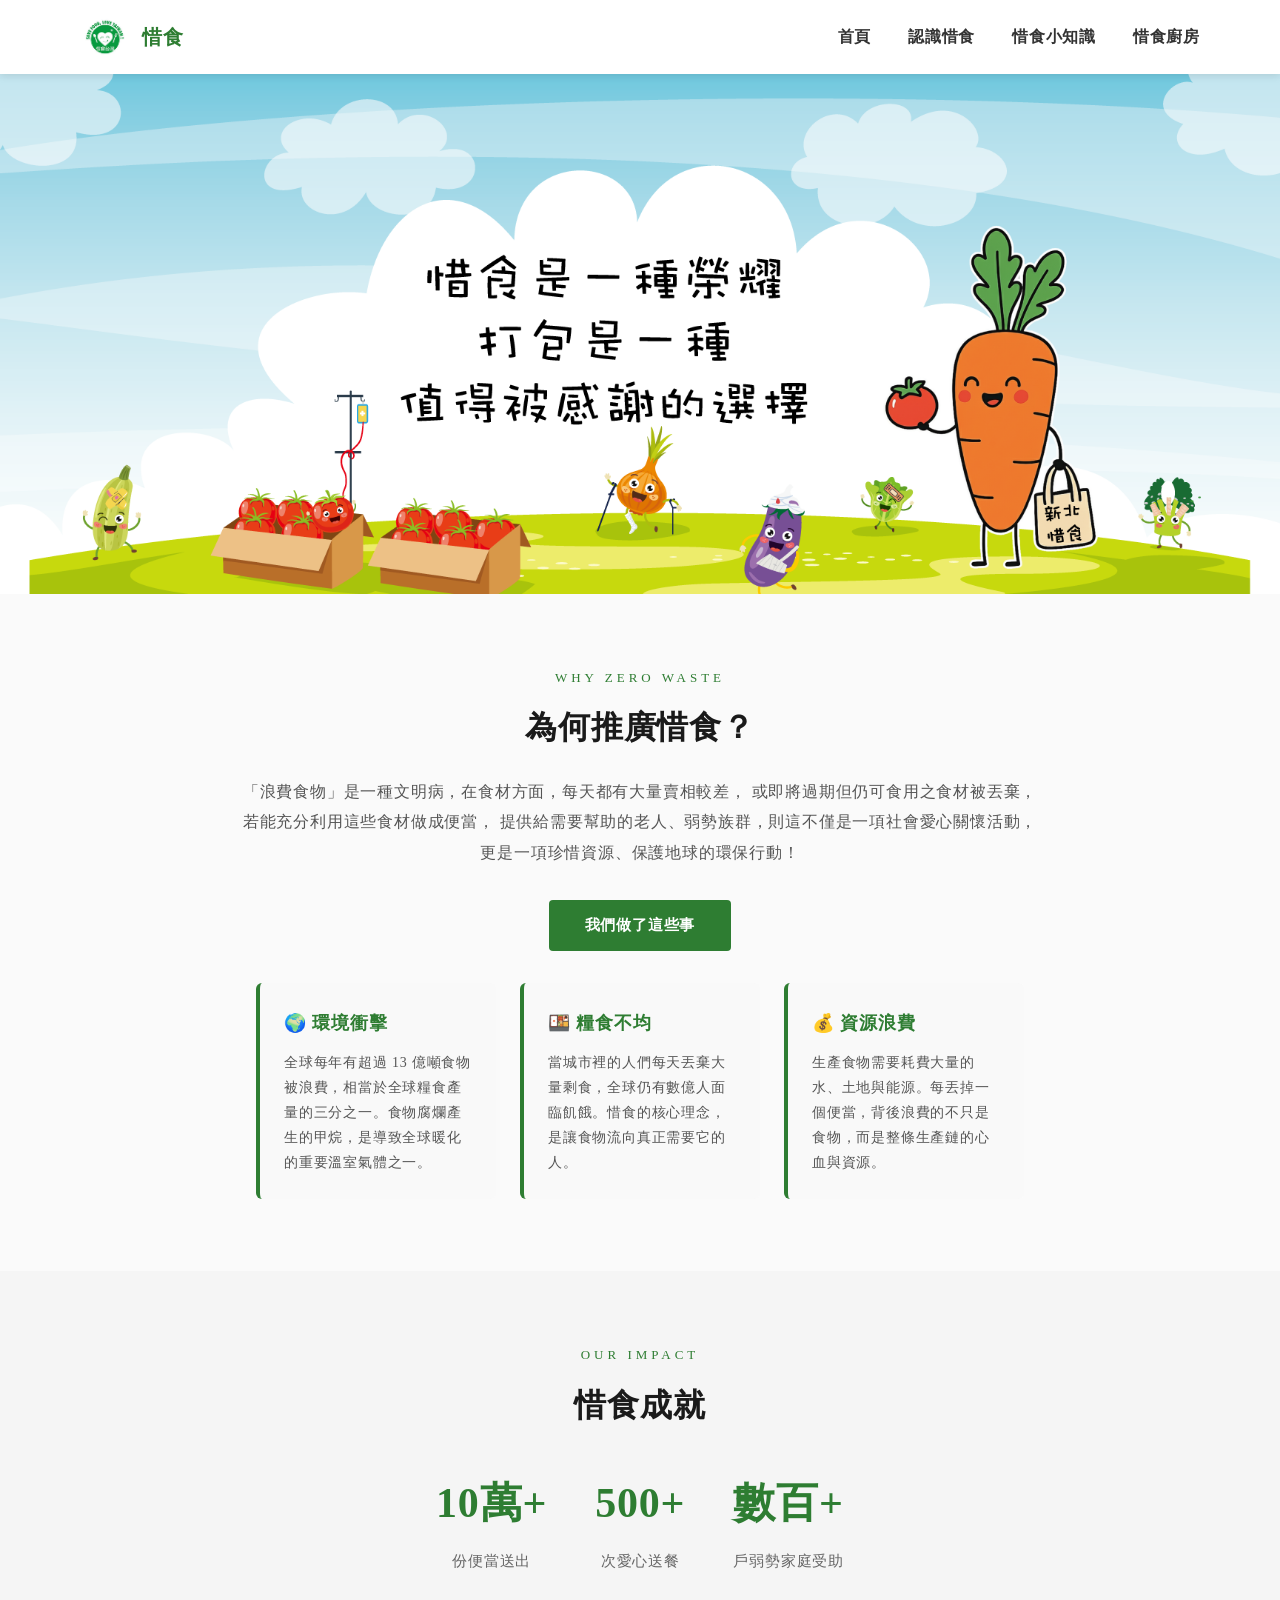
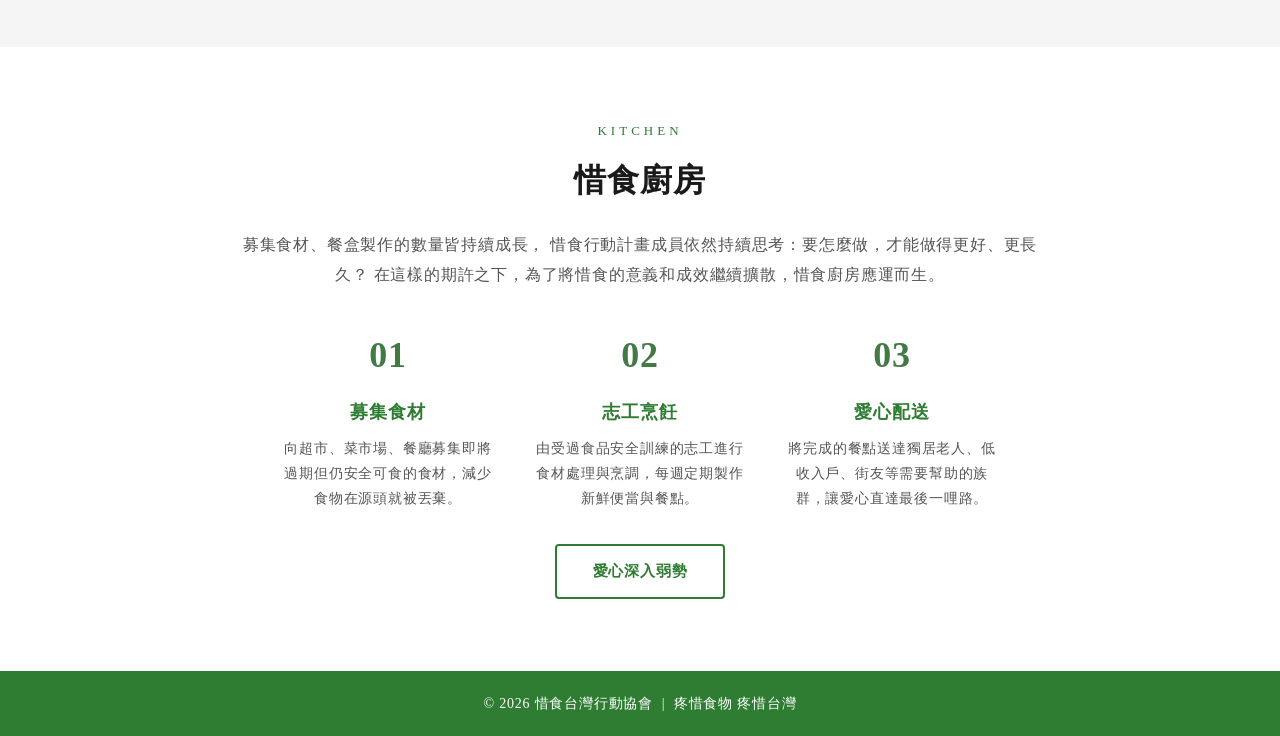
<file: index.html>
<!doctype html>
<html lang="zh-TW">
<head>
  <meta charset="utf-8">
  <meta name="viewport" content="width=device-width, initial-scale=1">
  <title>惜食</title>
  <link href="page.css" rel="stylesheet" type="text/css">
</head>

<body>

  <header class="header">
    <div class="header-inner">
      <div class="logo">
        <img src="images.jpg" width="70" height="70" alt="惜食Logo">
        <span class="logo-text">惜食</span>
      </div>
      <nav class="navbar">
        <a href="index.html">首頁</a>
        <a href="about.html">認識惜食</a>
        <a href="new.html">惜食小知識</a>
        <a href="#kitchen">惜食廚房</a>
      </nav>
    </div>
  </header>

  <section class="hero" id="page">
    <img src="新北社會局惜食bannerV6.png" alt="惜食Banner" class="hero-img">
  </section>

  <section class="section why-section" id="why">
    <div class="section-inner">
      <p class="eyebrow">Why Zero Waste</p>
      <h2>為何推廣惜食？</h2>
      <p class="desc">
        「浪費食物」是一種文明病，在食材方面，每天都有大量賣相較差，
        或即將過期但仍可食用之食材被丟棄，若能充分利用這些食材做成便當，
        提供給需要幫助的老人、弱勢族群，則這不僅是一項社會愛心關懷活動，
        更是一項珍惜資源、保護地球的環保行動！
      </p>
      <a href="#Achievement" class="btn">我們做了這些事</a>

      <div class="why-cards">
        <div class="why-card">
          <h3>🌍 環境衝擊</h3>
          <p>全球每年有超過 13 億噸食物被浪費，相當於全球糧食產量的三分之一。食物腐爛產生的甲烷，是導致全球暖化的重要溫室氣體之一。</p>
        </div>
        <div class="why-card">
          <h3>🍱 糧食不均</h3>
          <p>當城市裡的人們每天丟棄大量剩食，全球仍有數億人面臨飢餓。惜食的核心理念，是讓食物流向真正需要它的人。</p>
        </div>
        <div class="why-card">
          <h3>💰 資源浪費</h3>
          <p>生產食物需要耗費大量的水、土地與能源。每丟掉一個便當，背後浪費的不只是食物，而是整條生產鏈的心血與資源。</p>
        </div>
      </div>

    </div>
  </section>

  <section class="section achievement-section" id="Achievement">
    <div class="section-inner">
      <p class="eyebrow">Our Impact</p>
      <h2>惜食成就</h2>
      <div class="stats">
        <div class="stat-box">
          <span class="stat-num">10萬+</span>
          <span class="stat-label">份便當送出</span>
        </div>
        <div class="stat-box">
          <span class="stat-num">500+</span>
          <span class="stat-label">次愛心送餐</span>
        </div>
        <div class="stat-box">
          <span class="stat-num">數百+</span>
          <span class="stat-label">戶弱勢家庭受助</span>
        </div>
      </div>
    </div>
  </section>

  <section class="section kitchen-section" id="kitchen">
    <div class="section-inner">
      <p class="eyebrow">Kitchen</p>
      <h2>惜食廚房</h2>
      <p class="desc">
        募集食材、餐盒製作的數量皆持續成長，
        惜食行動計畫成員依然持續思考：要怎麼做，才能做得更好、更長久？
        在這樣的期許之下，為了將惜食的意義和成效繼續擴散，惜食廚房應運而生。
      </p>

      <div class="kitchen-steps">
        <div class="step">
          <span class="step-num">01</span>
          <h3>募集食材</h3>
          <p>向超市、菜市場、餐廳募集即將過期但仍安全可食的食材，減少食物在源頭就被丟棄。</p>
        </div>
        <div class="step">
          <span class="step-num">02</span>
          <h3>志工烹飪</h3>
          <p>由受過食品安全訓練的志工進行食材處理與烹調，每週定期製作新鮮便當與餐點。</p>
        </div>
        <div class="step">
          <span class="step-num">03</span>
          <h3>愛心配送</h3>
          <p>將完成的餐點送達獨居老人、低收入戶、街友等需要幫助的族群，讓愛心直達最後一哩路。</p>
        </div>
      </div>

      <a href="#contact" class="btn btn-outline">愛心深入弱勢</a>
    </div>
  </section>

  <footer class="footer">
    <p>© 2026 惜食台灣行動協會 &nbsp;|&nbsp; 疼惜食物 疼惜台灣</p>
  </footer>

</body>
</html>
</file>
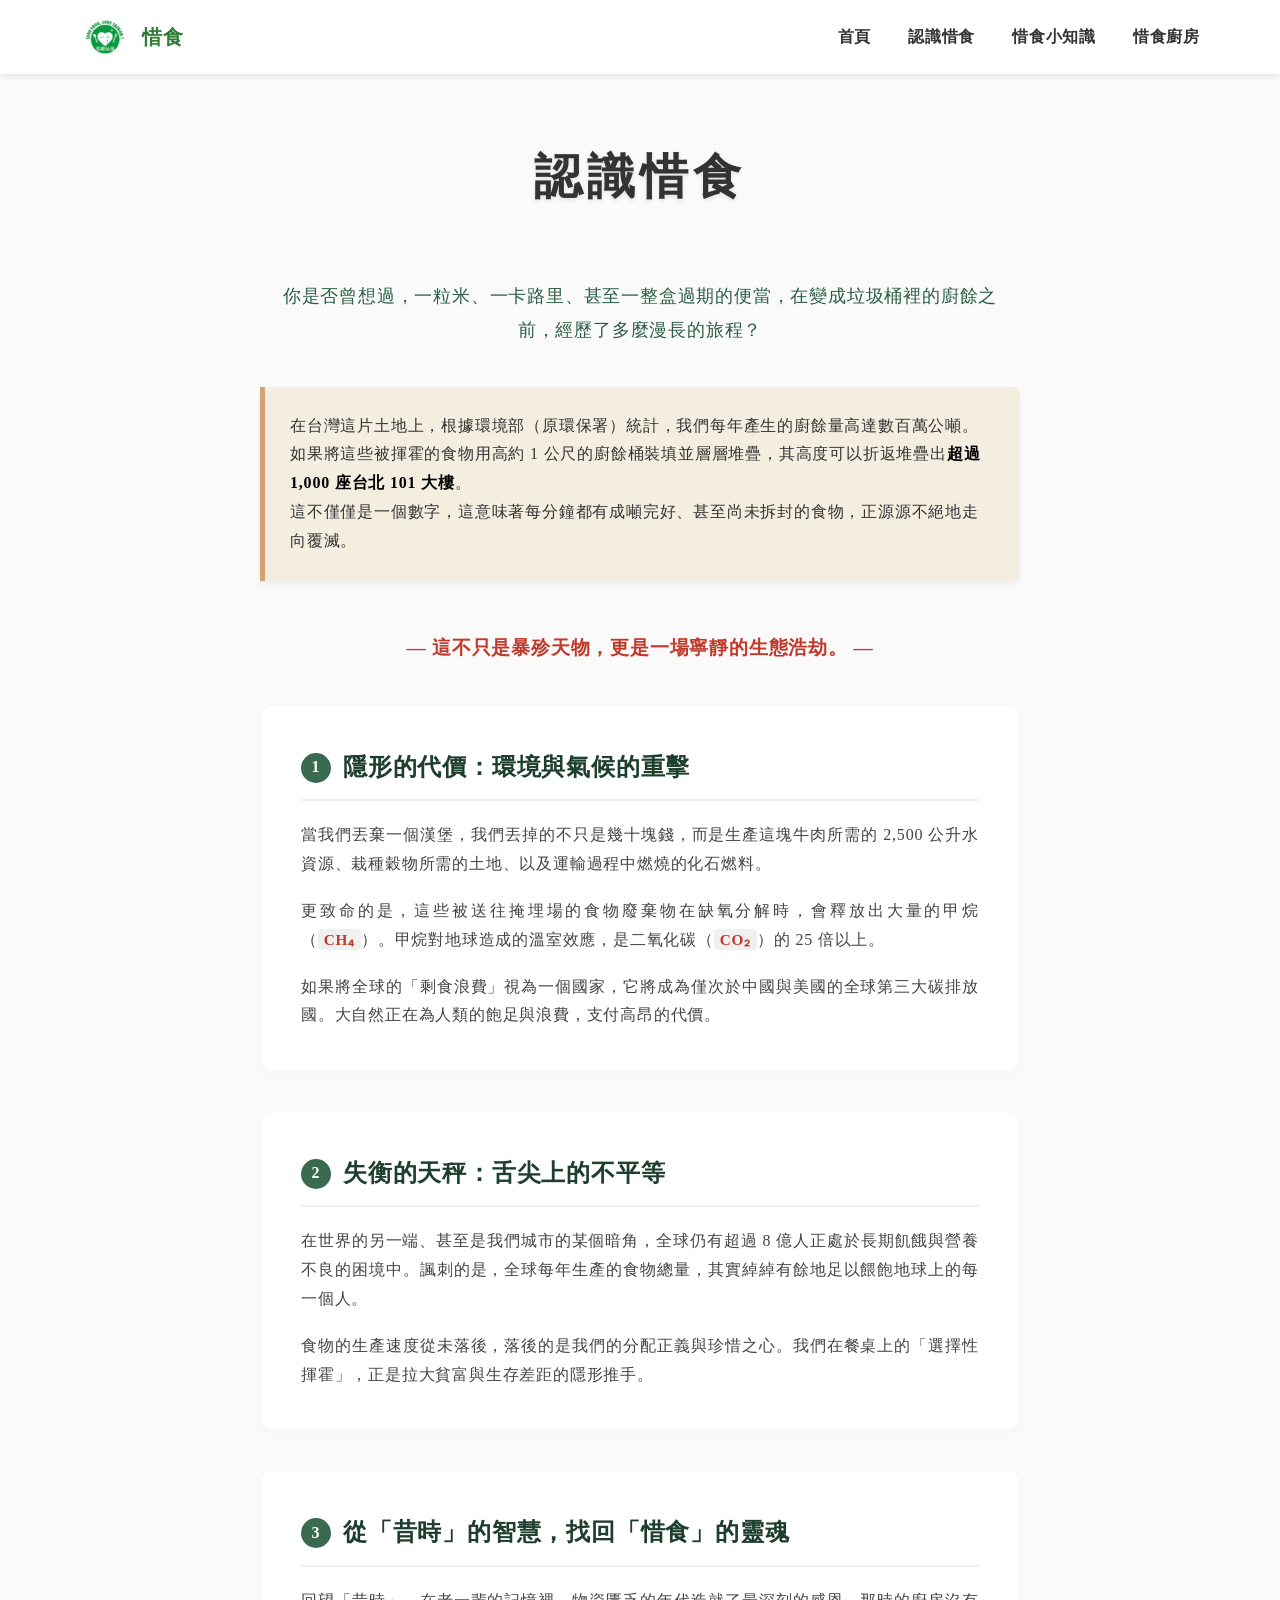
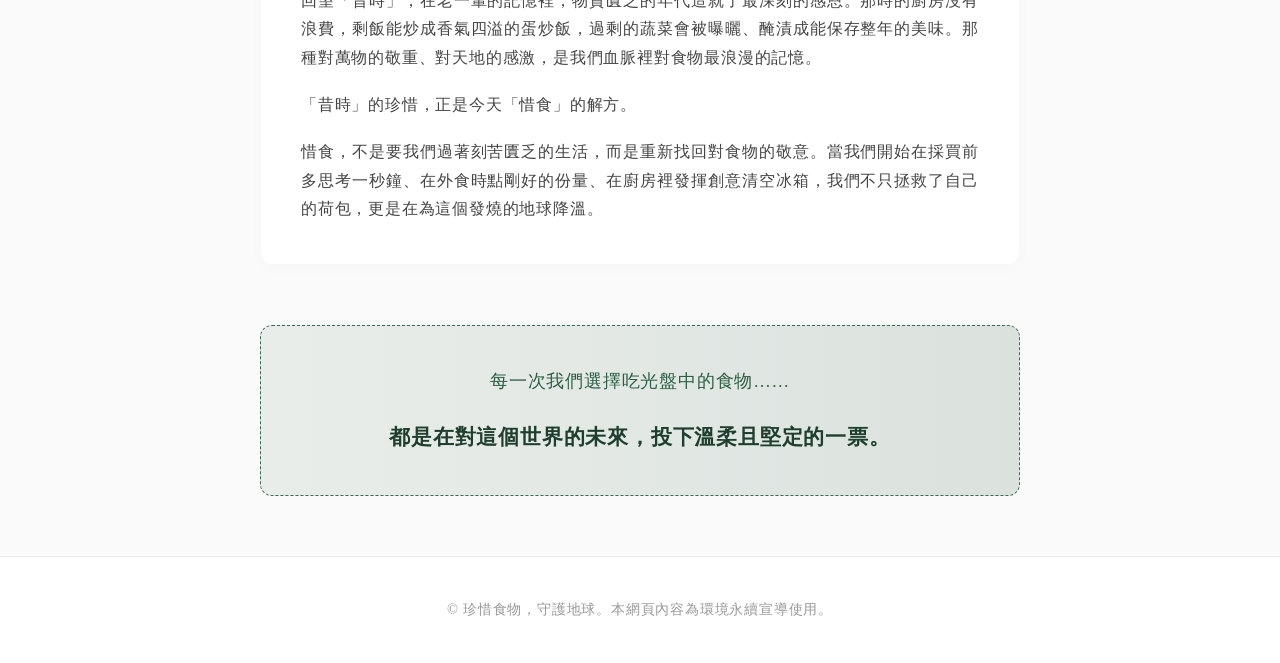
<file: about.html>
<!DOCTYPE html>
<html lang="zh-TW">
<head>
    <meta charset="UTF-8">
    <meta name="viewport" content="width=device-width, initial-scale=1.0">
    <title>我們與食物的距離：從「昔時」到「惜食」</title>
    <style>

        html {
            scroll-behavior: smooth;
        }
        * {
            box-sizing: border-box;
            margin: 0;
            padding: 0;
        }
        body {
            line-height: 1.8;
            letter-spacing: 0.05em;
            background-color: #fafafa;
            color: #333;
        }

        .header {
            position: sticky;
            top: 0;
            background: #fff;
            box-shadow: 0 2px 8px rgba(0,0,0,0.1);
            z-index: 100;
        }

        .header-inner {
            max-width: 1200px;
            margin: 0 auto;
            padding: 12px 40px;
            display: flex;
            align-items: center;
            justify-content: space-between;
        }

        .logo {
            display: flex;
            align-items: center;
            gap: 12px;
        }

        .logo img {
            width: 50px;
            height: 50px;
            border-radius: 50%;
            object-fit: cover;
        }

        .logo-text {
            font-size: 20px;
            font-weight: bold;
            color: #2e7d32;
        }

        .navbar a {
            margin-left: 32px;
            color: #333;
            text-decoration: none;
            font-size: 16px;
            font-weight: bold;
            transition: color 0.2s;
        }

        .navbar a:hover {
            color: #2e7d32;
        }

        .page-title-area {
            text-align: center;
            padding: 60px 20px 20px 20px;
        }
        
        .header-container {
            max-width: 800px;
            margin: 0 auto;
        }

        .header-container h1 {
            font-size: 3rem;
            font-weight: 700;
            margin: 0;
            letter-spacing: 0.1em;
            text-shadow: 0 2px 4px rgba(0,0,0,0.1);
        }

        main {
            max-width: 800px;
            margin: 0 auto;
            padding: 40px 20px 60px 20px;
        }

        .intro {
            font-size: 1.15rem;
            text-align: center;
            font-weight: 500;
            margin-bottom: 40px;
            padding: 0 20px;
            color: #2c5e43;
        }

        .intro p {
            margin-bottom: 20px;
        }

        .stat-card {
            background-color: #f4eee1;
            padding: 25px;
            border-left: 5px solid #d4a373;
            border-radius: 0 8px 8px 0;
            margin-bottom: 50px;
            box-shadow: 0 4px 6px rgba(0,0,0,0.05);
        }

        .stat-card p:last-child {
            margin-bottom: 0;
        }

        .highlight-text {
            font-weight: bold;
            color: #000000;
        }

        .focus-badge {
            display: block;
            text-align: center;
            font-size: 1.2rem;
            font-weight: bold;
            margin: 40px 0;
            color: #c0392b;
        }
        
        .focus-badge::before, .focus-badge::after {
            content: " — ";
        }

        section {
            background-color: #ffffff;
            padding: 40px;
            border-radius: 12px;
            margin-bottom: 40px;
            box-shadow: 0 4px 15px rgba(0,0,0,0.02);
            border: 1px solid rgba(0,0,0,0.03);
            transition: transform 0.3s ease;
        }

        section:hover {
            transform: translateY(-5px);
        }

        section h2 {
            font-size: 1.5rem;
            margin: 0 0 20px 0;
            color: #1e3f2d;
            display: flex;
            align-items: center;
            border-bottom: 2px solid #f0f0f0;
            padding-bottom: 10px;
        }

        section h2 span {
            color: white;
            background-color: #3a6b51;
            border-radius: 50%;
            width: 30px;
            height: 30px;
            display: inline-flex;
            justify-content: center;
            align-items: center;
            font-size: 1rem;
            margin-right: 12px;
            flex-shrink: 0;
        }

        section p {
            margin-bottom: 18px;
            text-align: justify;
            color: #444444;
        }

        section p:last-child {
            margin-bottom: 0;
        }

        code, .formula {
            font-family: inherit;
            background-color: #f0f0f0;
            padding: 2px 6px;
            border-radius: 4px;
            color: #c0392b;
            font-size: 0.95em;
            font-weight: bold;
        }

        .conclusion {
            text-align: center;
            margin-top: 60px;
            padding: 40px 20px;
            background: linear-gradient(to right, rgba(141,168,145,0.15), rgba(44,94,67,0.15));
            border-radius: 12px;
            border: 1px dashed #3a6b51;
        }

        .conclusion p {
            font-size: 1.1rem;
            margin-bottom: 20px;
            font-weight: 500;
            color: #2c5e43;
        }

        .conclusion .final-vote {
            font-size: 1.3rem;
            font-weight: bold;
            color: #1e3f2d;
            margin-top: 15px;
        }

        footer {
            text-align: center;
            padding: 40px 20px;
            color: #999;
            font-size: 0.9rem;
            border-top: 1px solid #ebeeec;
            background-color: #ffffff;
        }
    </style>
</head>
<body>

    <header class="header">
        <div class="header-inner">
            <div class="logo">
                <img src="images.jpg" alt="惜食Logo">
                <span class="logo-text">惜食</span>
            </div>
            <nav class="navbar">
                <a href="index.html">首頁</a>
                <a href="about.html">認識惜食</a>
                <a href="new.html">惜食小知識</a>
                <a href="#kitchen">惜食廚房</a>
            </nav>
        </div>
    </header>

    <div class="page-title-area">
        <div class="header-container">
            <h1>認識惜食</h1>
        </div>
    </div>

    <main>
        <div class="intro">
            <p>你是否曾想過，一粒米、一卡路里、甚至一整盒過期的便當，在變成垃圾桶裡的廚餘之前，經歷了多麼漫長的旅程？</p>
        </div>

        <div class="stat-card">
            <p>在台灣這片土地上，根據環境部（原環保署）統計，我們每年產生的廚餘量高達數百萬公噸。</p>
            <p>如果將這些被揮霍的食物用高約 1 公尺的廚餘桶裝填並層層堆疊，其高度可以折返堆疊出<span class="highlight-text">超過 1,000 座台北 101 大樓</span>。</p>
            <p>這不僅僅是一個數字，這意味著每分鐘都有成噸完好、甚至尚未拆封的食物，正源源不絕地走向覆滅。</p>
        </div>

        <div class="focus-badge">這不只是暴殄天物，更是一場寧靜的生態浩劫。</div>

        <section>
            <h2><span>1</span>隱形的代價：環境與氣候的重擊</h2>
            <p>當我們丟棄一個漢堡，我們丟掉的不只是幾十塊錢，而是生產這塊牛肉所需的 2,500 公升水資源、栽種穀物所需的土地、以及運輸過程中燃燒的化石燃料。</p>
            <p>更致命的是，這些被送往掩埋場的食物廢棄物在缺氧分解時，會釋放出大量的甲烷（<span class="formula">CH₄</span>）。甲烷對地球造成的溫室效應，是二氧化碳（<span class="formula">CO₂</span>）的 25 倍以上。</p>
            <p>如果將全球的「剩食浪費」視為一個國家，它將成為僅次於中國與美國的全球第三大碳排放國。大自然正在為人類的飽足與浪費，支付高昂的代價。</p>
        </section>

        <section>
            <h2><span>2</span>失衡的天秤：舌尖上的不平等</h2>
            <p>在世界的另一端、甚至是我們城市的某個暗角，全球仍有超過 8 億人正處於長期飢餓與營養不良的困境中。諷刺的是，全球每年生產的食物總量，其實綽綽有餘地足以餵飽地球上的每一個人。</p>
            <p>食物的生產速度從未落後，落後的是我們的分配正義與珍惜之心。我們在餐桌上的「選擇性揮霍」，正是拉大貧富與生存差距的隱形推手。</p>
        </section>

        <section>
            <h2><span>3</span>從「昔時」的智慧，找回「惜食」的靈魂</h2>
            <p>回望「昔時」，在老一輩的記憶裡，物資匱乏的年代造就了最深刻的感恩。那時的廚房沒有浪費，剩飯能炒成香氣四溢的蛋炒飯，過剩的蔬菜會被曝曬、醃漬成能保存整年的美味。那種對萬物的敬重、對天地的感激，是我們血脈裡對食物最浪漫的記憶。</p>
            <p>「昔時」的珍惜，正是今天「惜食」的解方。</p>
            <p>惜食，不是要我們過著刻苦匱乏的生活，而是重新找回對食物的敬意。當我們開始在採買前多思考一秒鐘、在外食時點剛好的份量、在廚房裡發揮創意清空冰箱，我們不只拯救了自己的荷包，更是在為這個發燒的地球降溫。</p>
        </section>

        <div class="conclusion">
            <p>每一次我們選擇吃光盤中的食物……</p>
            <div class="final-vote">都是在對這個世界的未來，投下溫柔且堅定的一票。</div>
        </div>
    </main>

    <footer>
        <p>© 珍惜食物，守護地球。本網頁內容為環境永續宣導使用。</p>
    </footer>

</body>
</html>
</file>
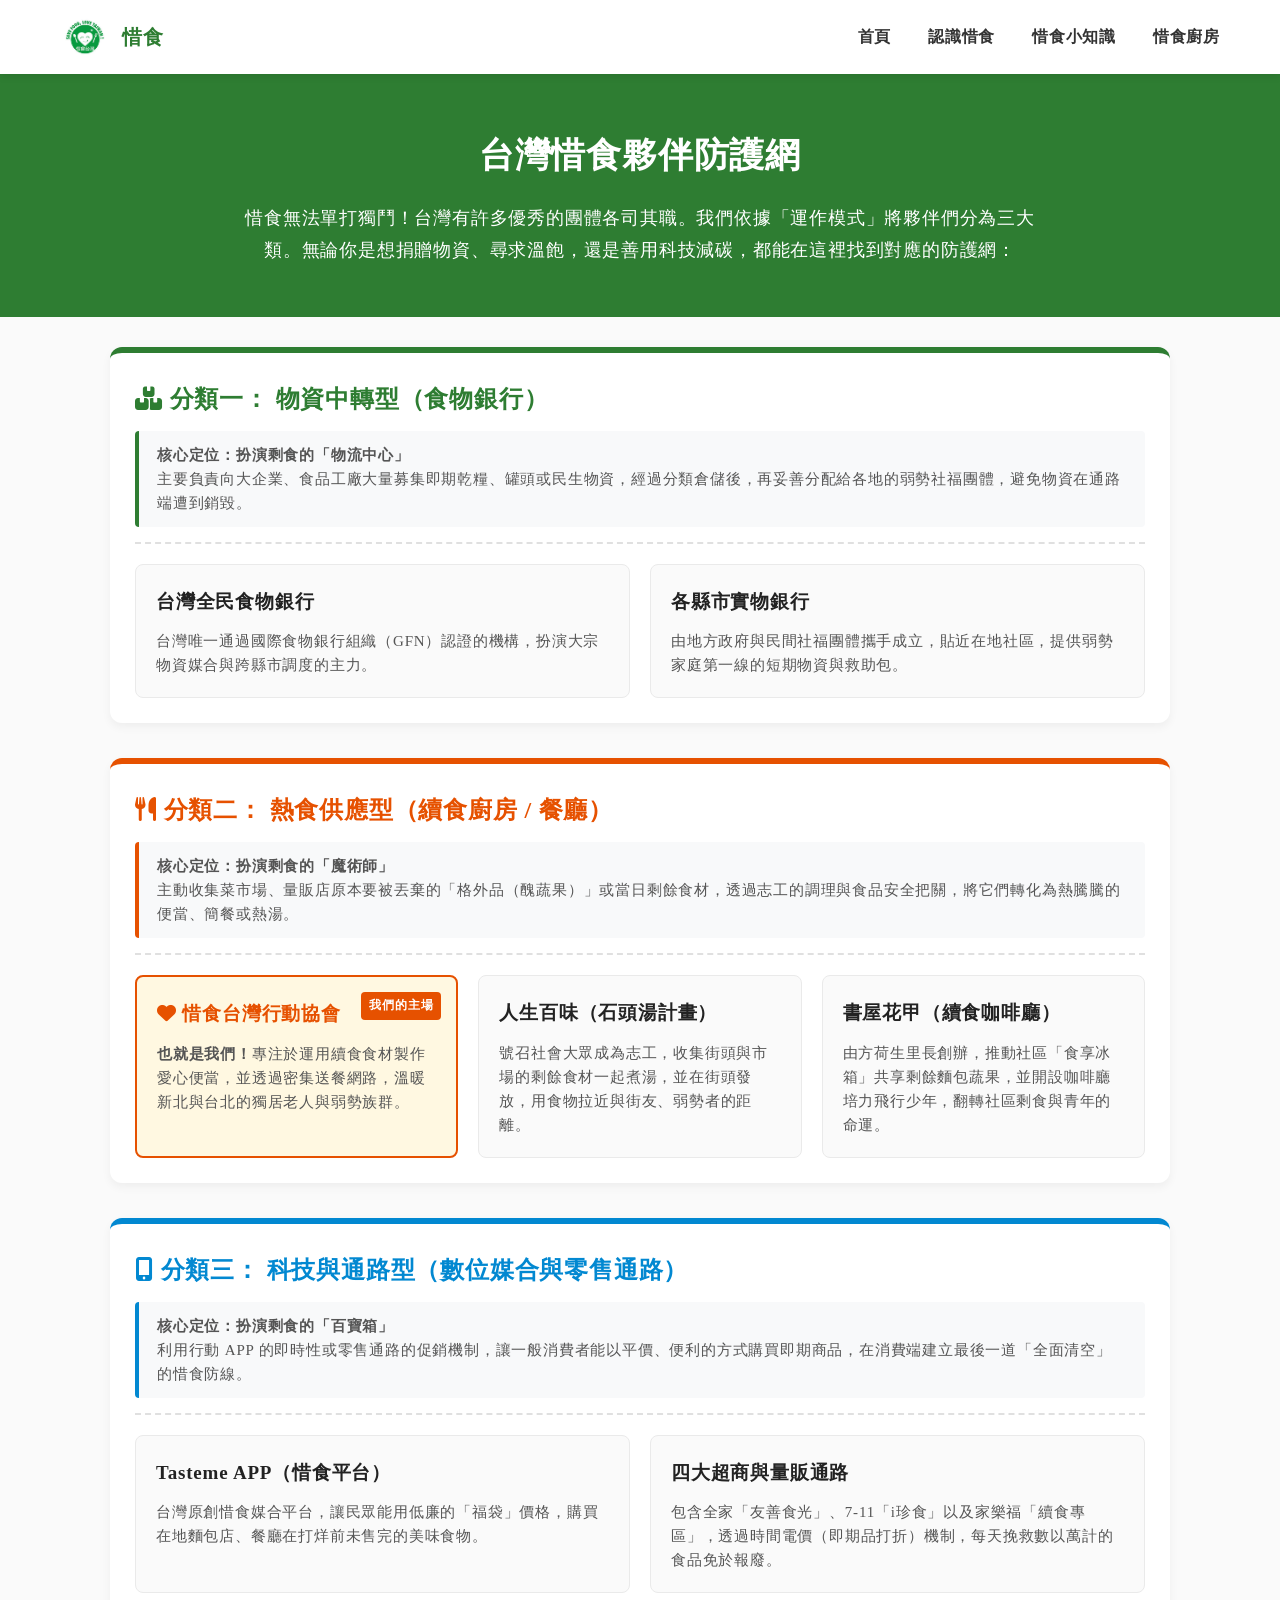
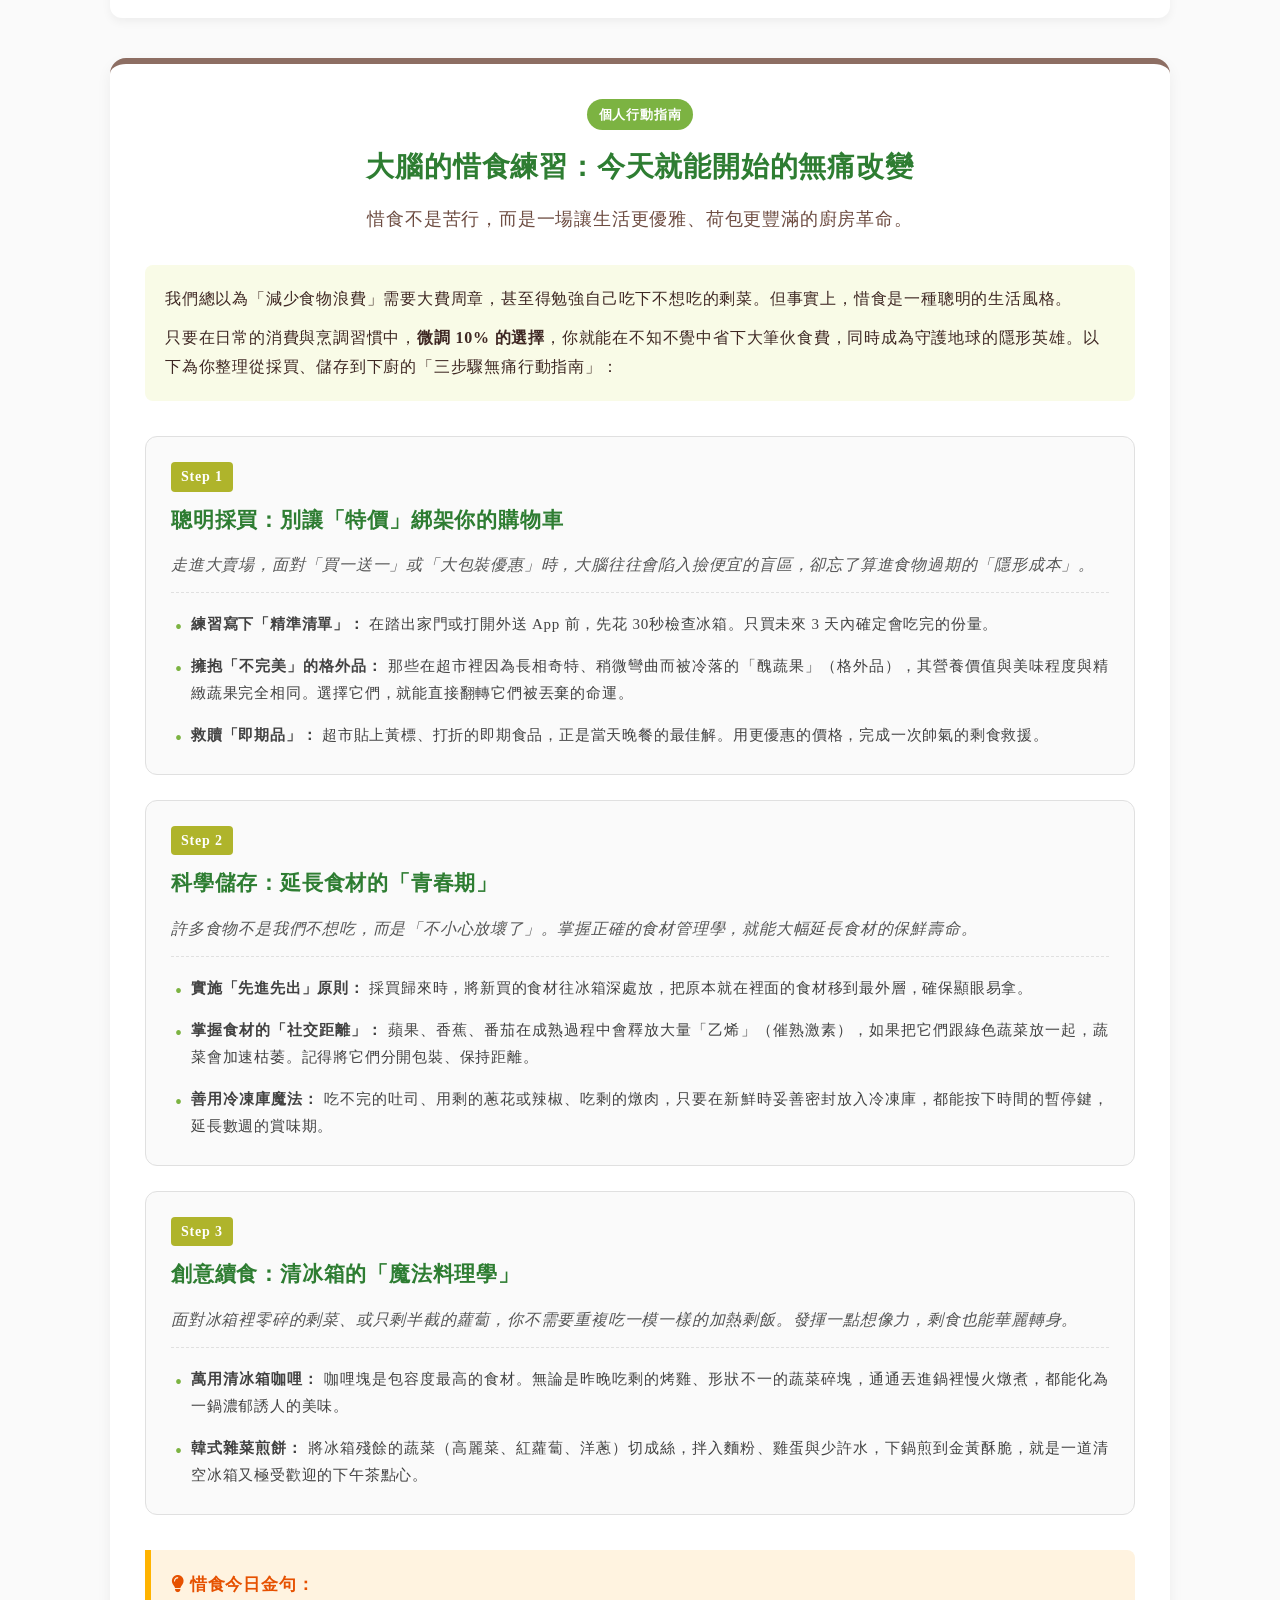
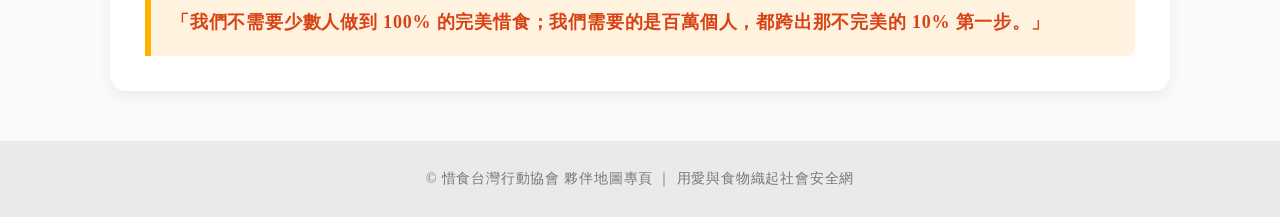
<file: new.html>
<!DOCTYPE html>
<html lang="zh-TW">
<head>
    <meta charset="UTF-8">
    <meta name="viewport" content="width=device-width, initial-scale=1.0">
    <title>台灣惜食夥伴防護網</title>
    <link rel="stylesheet" href="https://cdnjs.cloudflare.com/ajax/libs/font-awesome/6.4.0/css/all.min.css">
    <link rel="stylesheet" href="new.css">
</head>
<body>

    <header class="header">
        <div class="header-inner">
            <div class="logo">
                <img src="images.jpg" width="70" height="70" alt="惜食Logo">
                <span class="logo-text">惜食</span>
            </div>
            <nav class="navbar">
                <a href="index.html">首頁</a>
                <a href="about.html">認識惜食</a>
                <a href="new.html">惜食小知識</a>
                <a href="#kitchen">惜食廚房</a>
            </nav>
        </div>
    </header>

    <div class="page-banner">
        <h1>台灣惜食夥伴防護網</h1>
        <p>惜食無法單打獨鬥！台灣有許多優秀的團體各司其職。我們依據「運作模式」將夥伴們分為三大類。無論你是想捐贈物資、尋求溫飽，還是善用科技減碳，都能在這裡找到對應的防護網：</p>
    </div>

    <div class="container">

        <div class="category-section section-green">
            <div class="category-header">
                <h2 class="title-green">
                    <i class="fa-solid fa-boxes-stacked"></i>
                    分類一： 物資中轉型（食物銀行）
                </h2>
                <div class="core-position position-green">
                    <strong>核心定位：扮演剩食的「物流中心」</strong><br>
                    主要負責向大企業、食品工廠大量募集即期乾糧、罐頭或民生物資，經過分類倉儲後，再妥善分配給各地的弱勢社福團體，避免物資在通路端遭到銷毀。
                </div>
            </div>
            
            <div class="partners-grid">
                <div class="partner-card">
                    <div class="partner-name">台灣全民食物銀行</div>
                    <div class="partner-desc">台灣唯一通過國際食物銀行組織（GFN）認證的機構，扮演大宗物資媒合與跨縣市調度的主力。</div>
                </div>
                <div class="partner-card">
                    <div class="partner-name">各縣市實物銀行</div>
                    <div class="partner-desc">由地方政府與民間社福團體攜手成立，貼近在地社區，提供弱勢家庭第一線的短期物資與救助包。</div>
                </div>
            </div>
        </div>

        <div class="category-section section-orange">
            <div class="category-header">
                <h2 class="title-orange">
                    <i class="fa-solid fa-utensils"></i>
                    分類二： 熱食供應型（續食廚房 / 餐廳）
                </h2>
                <div class="core-position position-orange">
                    <strong>核心定位：扮演剩食的「魔術師」</strong><br>
                    主動收集菜市場、量販店原本要被丟棄的「格外品（醜蔬果）」或當日剩餘食材，透過志工的調理與食品安全把關，將它們轉化為熱騰騰的便當、簡餐或熱湯。
                </div>
            </div>
            
            <div class="partners-grid">
                <div class="partner-card card-our-team">
                    <span class="our-badge">我們的主場</span>
                    <div class="partner-name text-orange">
                        <i class="fa-solid fa-heart"></i> 惜食台灣行動協會
                    </div>
                    <div class="partner-desc"><strong>也就是我們！</strong>專注於運用續食食材製作愛心便當，並透過密集送餐網路，溫暖新北與台北的獨居老人與弱勢族群。</div>
                </div>
                
                <div class="partner-card">
                    <div class="partner-name">人生百味（石頭湯計畫）</div>
                    <div class="partner-desc">號召社會大眾成為志工，收集街頭與市場的剩餘食材一起煮湯，並在街頭發放，用食物拉近與街友、弱勢者的距離。</div>
                </div>
                <div class="partner-card">
                    <div class="partner-name">書屋花甲（續食咖啡廳）</div>
                    <div class="partner-desc">由方荷生里長創辦，推動社區「食享冰箱」共享剩餘麵包蔬果，並開設咖啡廳培力飛行少年，翻轉社區剩食與青年的命運。</div>
                </div>
            </div>
        </div>

        <div class="category-section section-blue">
            <div class="category-header">
                <h2 class="title-blue">
                    <i class="fa-solid fa-mobile-screen-button"></i>
                    分類三： 科技與通路型（數位媒合與零售通路）
                </h2>
                <div class="core-position position-blue">
                    <strong>核心定位：扮演剩食的「百寶箱」</strong><br>
                    利用行動 APP 的即時性或零售通路的促銷機制，讓一般消費者能以平價、便利的方式購買即期商品，在消費端建立最後一道「全面清空」的惜食防線。
                </div>
            </div>
            
            <div class="partners-grid">
                <div class="partner-card">
                    <div class="partner-name">Tasteme APP（惜食平台）</div>
                    <div class="partner-desc">台灣原創惜食媒合平台，讓民眾能用低廉的「福袋」價格，購買在地麵包店、餐廳在打烊前未售完的美味食物。</div>
                </div>
                <div class="partner-card">
                    <div class="partner-name">四大超商與量販通路</div>
                    <div class="partner-desc">包含全家「友善食光」、7-11「i珍食」以及家樂福「續食專區」，透過時間電價（即期品打折）機制，每天挽救數以萬計的食品免於報廢。</div>
                </div>
            </div>
        </div>

        <div class="action-section">
            <div class="action-title-area">
                <span class="action-badge">個人行動指南</span>
                <h2>大腦的惜食練習：今天就能開始的無痛改變</h2>
                <p class="action-subtitle">惜食不是苦行，而是一場讓生活更優雅、荷包更豐滿的廚房革命。</p>
            </div>

            <div class="action-intro">
                <p>我們總以為「減少食物浪費」需要大費周章，甚至得勉強自己吃下不想吃的剩菜。但事實上，惜食是一種聰明的生活風格。</p>
                <p>只要在日常的消費與烹調習慣中，<strong>微調 10% 的選擇</strong>，你就能在不知不覺中省下大筆伙食費，同時成為守護地球的隱形英雄。以下為你整理從採買、儲存到下廚的「三步驟無痛行動指南」：</p>
            </div>

            <div class="steps-container">
                <div class="step-card">
                    <div class="step-num">Step 1</div>
                    <div class="step-card-title">聰明採買：別讓「特價」綁架你的購物車</div>
                    <p class="step-card-lead">走進大賣場，面對「買一送一」或「大包裝優惠」時，大腦往往會陷入撿便宜的盲區，卻忘了算進食物過期的「隱形成本」。</p>
                    <ul class="step-list">
                        <li><strong>練習寫下「精準清單」：</strong> 在踏出家門或打開外送 App 前，先花 30秒檢查冰箱。只買未來 3 天內確定會吃完的份量。</li>
                        <li><strong>擁抱「不完美」的格外品：</strong> 那些在超市裡因為長相奇特、稍微彎曲而被冷落的「醜蔬果」（格外品），其營養價值與美味程度與精緻蔬果完全相同。選擇它們，就能直接翻轉它們被丟棄的命運。</li>
                        <li><strong>救贖「即期品」：</strong> 超市貼上黃標、打折的即期食品，正是當天晚餐的最佳解。用更優惠的價格，完成一次帥氣的剩食救援。</li>
                    </ul>
                </div>

                <div class="step-card">
                    <div class="step-num">Step 2</div>
                    <div class="step-card-title">科學儲存：延長食材的「青春期」</div>
                    <p class="step-card-lead">許多食物不是我們不想吃，而是「不小心放壞了」。掌握正確的食材管理學，就能大幅延長食材的保鮮壽命。</p>
                    <ul class="step-list">
                        <li><strong>實施「先進先出」原則：</strong> 採買歸來時，將新買的食材往冰箱深處放，把原本就在裡面的食材移到最外層，確保顯眼易拿。</li>
                        <li><strong>掌握食材的「社交距離」：</strong> 蘋果、香蕉、番茄在成熟過程中會釋放大量「乙烯」（催熟激素），如果把它們跟綠色蔬菜放一起，蔬菜會加速枯萎。記得將它們分開包裝、保持距離。</li>
                        <li><strong>善用冷凍庫魔法：</strong> 吃不完的吐司、用剩的蔥花或辣椒、吃剩的燉肉，只要在新鮮時妥善密封放入冷凍庫，都能按下時間的暫停鍵，延長數週的賞味期。</li>
                    </ul>
                </div>

                <div class="step-card">
                    <div class="step-num">Step 3</div>
                    <div class="step-card-title">創意續食：清冰箱的「魔法料理學」</div>
                    <p class="step-card-lead">面對冰箱裡零碎的剩菜、或只剩半截的蘿蔔，你不需要重複吃一模一樣的加熱剩飯。發揮一點想像力，剩食也能華麗轉身。</p>
                    <ul class="step-list">
                        <li><strong>萬用清冰箱咖哩：</strong> 咖哩塊是包容度最高的食材。無論是昨晚吃剩的烤雞、形狀不一的蔬菜碎塊，通通丟進鍋裡慢火燉煮，都能化為一鍋濃郁誘人的美味。</li>
                        <li><strong>韓式雜菜煎餅：</strong> 將冰箱殘餘的蔬菜（高麗菜、紅蘿蔔、洋蔥）切成絲，拌入麵粉、雞蛋與少許水，下鍋煎到金黃酥脆，就是一道清空冰箱又極受歡迎的下午茶點心。</li>
                    </ul>
                </div>
            </div>

            <div class="quote-box">
                <div class="quote-icon"><i class="fa-solid fa-lightbulb"></i> 惜食今日金句：</div>
                <p class="quote-text">「我們不需要少數人做到 100% 的完美惜食；我們需要的是百萬個人，都跨出那不完美的 10% 第一步。」</p>
            </div>
        </div>

    </div>

    <div class="footer">
        <p>© 惜食台灣行動協會 夥伴地圖專頁 ｜ 用愛與食物織起社會安全網</p>
    </div>

</body>
</html>
</file>
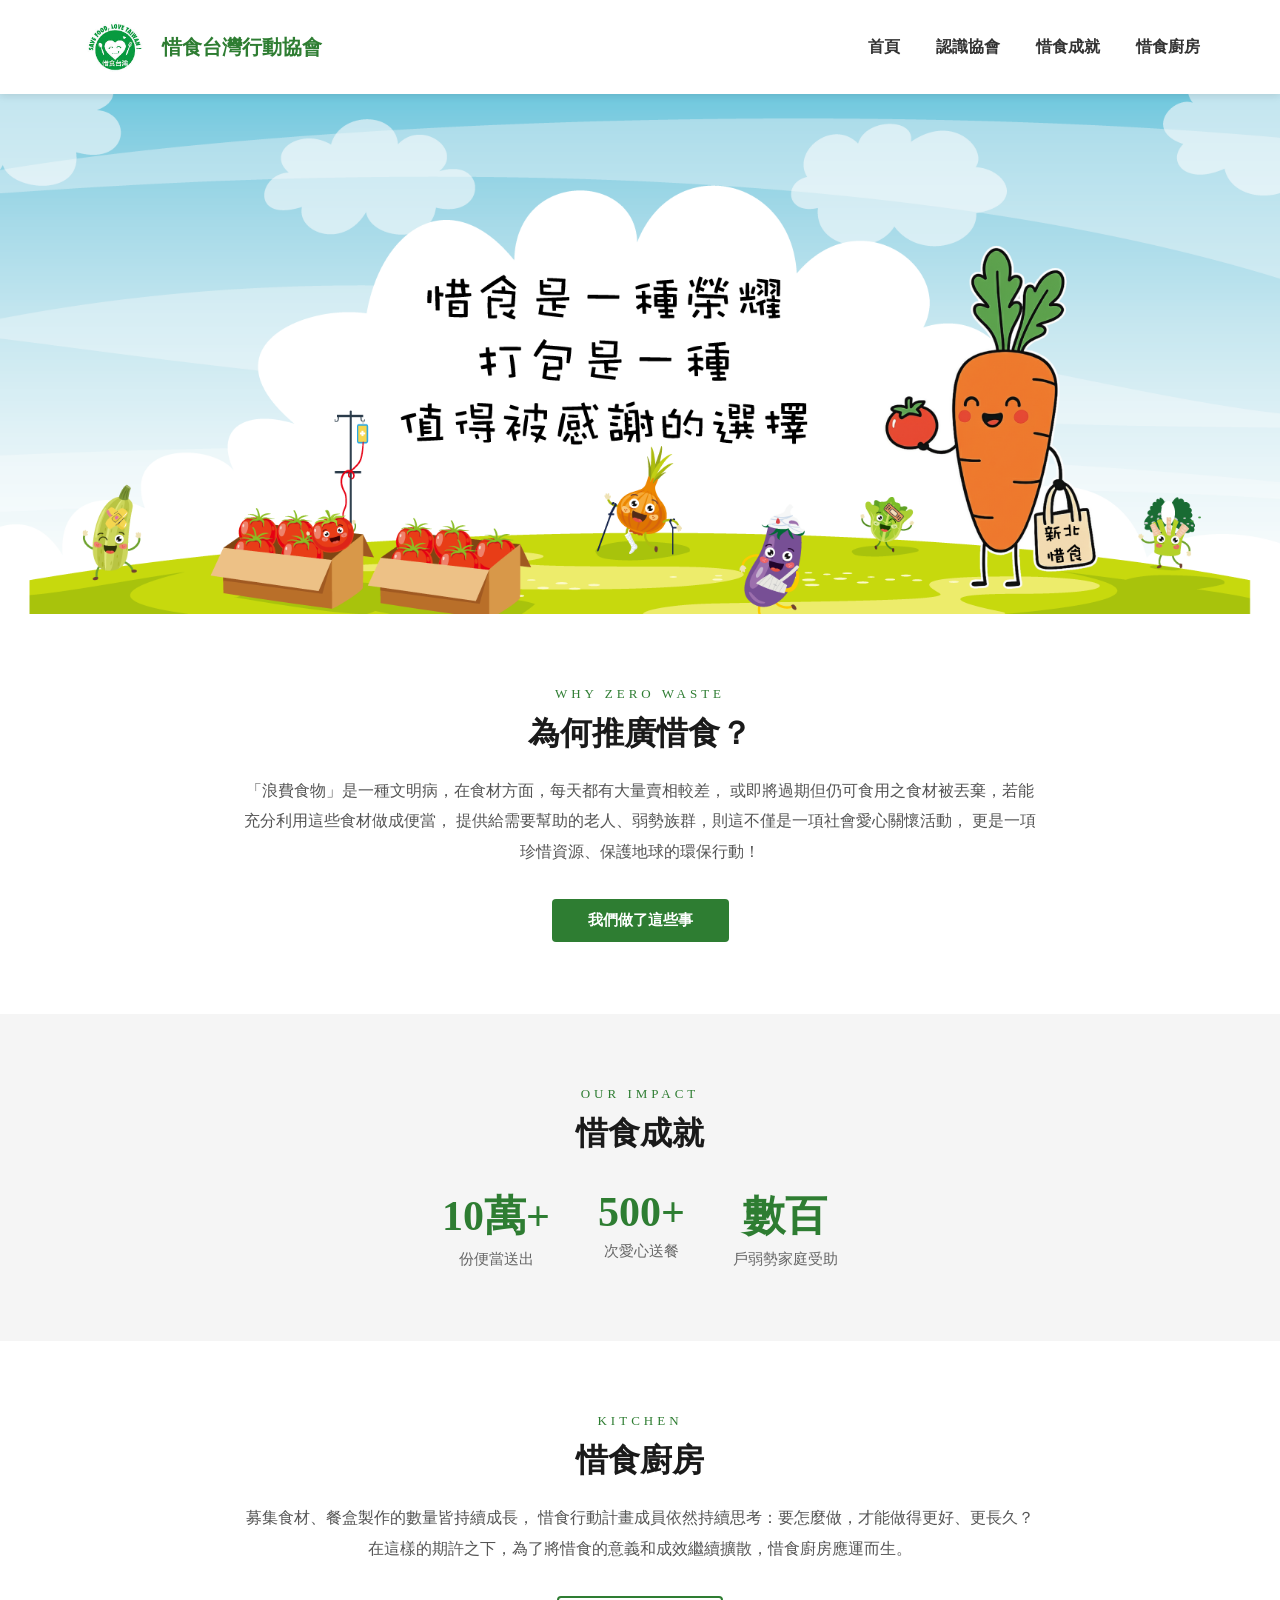
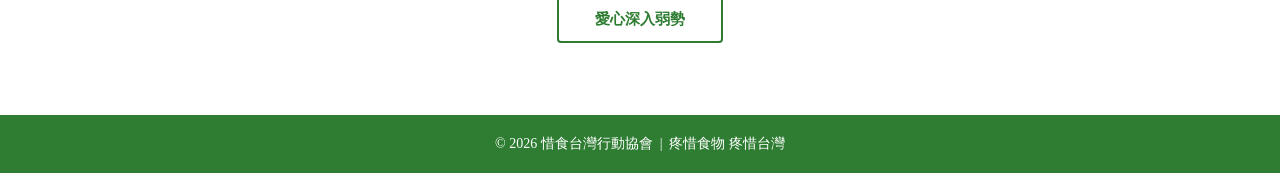
<file: 惜食網頁.html>
<!doctype html>
<html lang="zh-TW">
<head>
  <meta charset="utf-8">
  <meta name="viewport" content="width=device-width, initial-scale=1">
  <title>惜食台灣行動協會</title>
  <link href="惜食網頁.css" rel="stylesheet" type="text/css">
</head>

<body>

  <header class="header">
    <div class="header-inner">
      <div class="logo">
        <img src="images.jpg" width="70" height="70" alt="惜食Logo">
        <span class="logo-text">惜食台灣行動協會</span>
      </div>
      <nav class="navbar">
        <a href="#page">首頁</a>
        <a href="#why">認識協會</a>
        <a href="#Achievement">惜食成就</a>
        <a href="#kitchen">惜食廚房</a>
      </nav>
    </div>
  </header>

  <section class="hero" id="page">
    <img src="新北社會局惜食bannerV6.png" alt="惜食Banner" class="hero-img">
  </section>

  <section class="section why-section" id="why">
    <div class="section-inner">
      <p class="eyebrow">Why Zero Waste</p>
      <h2>為何推廣惜食？</h2>
      <p class="desc">
        「浪費食物」是一種文明病，在食材方面，每天都有大量賣相較差，
        或即將過期但仍可食用之食材被丟棄，若能充分利用這些食材做成便當，
        提供給需要幫助的老人、弱勢族群，則這不僅是一項社會愛心關懷活動，
        更是一項珍惜資源、保護地球的環保行動！
      </p>
      <a href="#Achievement" class="btn">我們做了這些事</a>
    </div>
  </section>

  <section class="section achievement-section" id="Achievement">
    <div class="section-inner">
      <p class="eyebrow">Our Impact</p>
      <h2>惜食成就</h2>
      <div class="stats">
        <div class="stat-box">
          <span class="stat-num">10萬+</span>
          <span class="stat-label">份便當送出</span>
        </div>
        <div class="stat-box">
          <span class="stat-num">500+</span>
          <span class="stat-label">次愛心送餐</span>
        </div>
        <div class="stat-box">
          <span class="stat-num">數百</span>
          <span class="stat-label">戶弱勢家庭受助</span>
        </div>
      </div>
    </div>
  </section>

  <section class="section kitchen-section" id="kitchen">
    <div class="section-inner">
      <p class="eyebrow">Kitchen</p>
      <h2>惜食廚房</h2>
      <p class="desc">
        募集食材、餐盒製作的數量皆持續成長，
        惜食行動計畫成員依然持續思考：要怎麼做，才能做得更好、更長久？
        在這樣的期許之下，為了將惜食的意義和成效繼續擴散，惜食廚房應運而生。
      </p>
      <a href="#contact" class="btn btn-outline">愛心深入弱勢</a>
    </div>
  </section>

  <footer class="footer">
    <p>© 2026 惜食台灣行動協會 &nbsp;|&nbsp; 疼惜食物 疼惜台灣</p>
  </footer>

</body>
</html>
</file>
<file: page.css>
@charset "utf-8";
html {
    scroll-behavior: smooth;
}
* {
  box-sizing: border-box;
  margin: 0;
  padding: 0;
}

body {
  line-height: 1.8;
  letter-spacing: 0.05em;
  background-color: #fafafa;
  color: #333;
}

.header {
  position: sticky;
  top: 0;
  background: #fff;
  box-shadow: 0 2px 8px rgba(0,0,0,0.1);
  z-index: 100;
}

.header-inner {
  max-width: 1200px;
  margin: 0 auto;
  padding: 12px 40px;
  display: flex;
  align-items: center;
  justify-content: space-between;
}

.logo {
  display: flex;
  align-items: center;
  gap: 12px;
}

.logo img {
  width: 50px;
  height: 50px;
  border-radius: 50%;
  object-fit: cover;
}

.logo-text {
  font-size: 20px;
  font-weight: bold;
  color: #2e7d32;
}

.navbar a {
  margin-left: 32px;
  color: #333;
  text-decoration: none;
  font-size: 16px;
  font-weight: bold;
  transition: color 0.2s;
}

.navbar a:hover {
  color: #2e7d32;
}

.hero {
  position: relative;
  width: 100%;
  overflow: hidden;
  max-height: 520px;
}

.hero-img {
  width: 100%;
  height: 100%;
  object-fit: cover;
  display: block;
}

.hero-overlay {
  position: absolute;
  inset: 0;
  background: rgba(0,0,0,0.35);
  display: flex;
  flex-direction: column;
  align-items: center;
  justify-content: center;
  color: #fff;
  text-align: center;
}

.hero-overlay h1 {
  font-size: 48px;
  letter-spacing: 4px;
  text-shadow: 0 2px 8px rgba(0,0,0,0.5);
}

.hero-overlay p {
  font-size: 22px;
  margin-top: 12px;
  letter-spacing: 3px;
}

.section {
  padding: 72px 40px;
}

.section-inner {
  max-width: 800px;
  margin: 0 auto;
  text-align: center;
}

.eyebrow {
  font-size: 13px;
  letter-spacing: 4px;
  text-transform: uppercase;
  color: #2e7d32;
  margin-bottom: 10px;
}

.section h2 {
  font-size: 32px;
  margin-bottom: 20px;
  color: #1a1a1a;
}

.desc {
  font-size: 16px;
  line-height: 1.9;
  color: #555;
  margin-bottom: 32px;
}

.btn {
  display: inline-block;
  padding: 12px 36px;
  background: #2e7d32;
  color: #fff;
  text-decoration: none;
  border-radius: 4px;
  font-size: 15px;
  font-weight: bold;
  transition: background 0.2s;
  transition: background 0.2s, transform 0.2s;
}

.btn:hover {
  background: #1b5e20;
  transform: translateY(-3px);
}

.btn-outline {
  background: transparent;
  border: 2px solid #2e7d32;
  color: #2e7d32;
}

.btn-outline:hover {
  background: #2e7d32;
  color: #fff;
}

.achievement-section {
  background: #f5f5f5;
}

.stats {
  display: flex;
  justify-content: center;
  gap: 48px;
  margin-top: 32px;
  flex-wrap: wrap;
}

.stat-box {
  display: flex;
  flex-direction: column;
  align-items: center;
}

.stat-num {
  font-size: 42px;
  font-weight: bold;
  color: #2e7d32;
  animation: glow 1.5s ease-in-out infinite alternate;
}

.stat-label {
  font-size: 15px;
  color: #666;
  margin-top: 6px;
}

.kitchen-section {
  background: #fff;
}

.contact-section {
  background: #e8f5e9;
}

.contact-section p {
  font-size: 16px;
  line-height: 2.2;
  color: #444;
}

.footer {
  background: #2e7d32;
  color: #fff;
  text-align: center;
  padding: 20px;
  font-size: 14px;
}
@keyframes glow {
    from { transform: scale(1); }
    to   { transform: scale(1.08); }
}
.why-cards {
  display: flex;
  gap: 24px;
  margin-top: 32px;
  flex-wrap: wrap;
  justify-content: center;
}

.why-card {
  background: #f9f9f9;
  border-left: 4px solid #2e7d32;
  border-radius: 6px;
  padding: 24px;
  max-width: 240px;
  text-align: left;
}

.why-card h3 {
  font-size: 18px;
  color: #2e7d32;
  margin-bottom: 10px;
}

.why-card p {
  font-size: 14px;
  line-height: 1.8;
  color: #555;
}

.kitchen-steps {
  display: flex;
  gap: 32px;
  margin-top: 32px;
  margin-bottom: 32px;
  flex-wrap: wrap;
  justify-content: center;
}

.step {
  max-width: 220px;
  text-align: center;
}

.step-num {
  font-size: 36px;
  font-weight: bold;
  color: #437a44;
}

.step h3 {
  font-size: 18px;
  color: #2e7d32;
  margin: 8px 0;
}

.step p {
  font-size: 14px;
  line-height: 1.8;
  color: #555;
}
</file>
<file: new.css>
@charset "utf-8";
html {
    scroll-behavior: smooth;
}

* {
    box-sizing: border-box;
    margin: 0;
    padding: 0;
}

body {
    line-height: 1.8;
    letter-spacing: 0.05em;
    background-color: #fafafa;
    color: #333;
}
.header {
    position: sticky;
    top: 0;
    background: #fff;
    box-shadow: 0 2px 8px rgba(0,0,0,0.1);
    z-index: 100;
}
.header-inner {
    max-width: 1200px; 
    margin: 0 auto;
    padding: 12px 20px;
    display: flex;
    align-items: center;
    justify-content: space-between;
}
.logo {
    display: flex;
    align-items: center;
    gap: 12px;
}

.logo img {
    width: 50px;
    height: 50px;
    border-radius: 50%;
    object-fit: cover;
}

.logo-text {
    font-size: 20px;
    font-weight: bold;
    color: #2E7D32; 
}
.navbar a {
    margin-left: 32px;
    color: #333333;
    text-decoration: none;
    font-size: 16px;
    font-weight: bold;
    transition: color 0.2s;
}
.navbar a:hover {
    color: #2E7D32;
}
.page-banner {
    background-color: #2E7D32; 
    color: #FFFFFF;
    text-align: center;
    padding: 50px 20px;
}

.page-banner h1 {
    font-size: 35px;
    margin-bottom: 15px;
}

.page-banner p {
    max-width: 800px;
    margin: 0 auto;
    font-size: 18px;
}
.container {
    max-width: 1100px;
    margin: 30px auto;
    padding: 0 20px;
}

.category-section {
    background-color: #FFFFFF;
    border-radius: 12px;
    padding: 25px;
    margin-bottom: 35px;
    box-shadow: 0px 4px 10px rgba(0,0,0,0.05);
}

.section-green  { border-top: 6px solid #2E7D32; }
.section-orange { border-top: 6px solid #E65100; }
.section-blue   { border-top: 6px solid #0288D1; }

.category-header {
    margin-bottom: 20px;
    padding-bottom: 15px;
    border-bottom: 2px dashed #E0E0E0;
}

.category-header h2 {
    font-size: 24px;
    margin-bottom: 10px;
}

.title-green  { color: #2E7D32; }
.title-orange { color: #E65100; }
.title-blue   { color: #0288D1; }

.core-position {
    background-color: #F8F9FA;
    padding: 12px 18px;
    border-radius: 4px;
    font-size: 15px;
    color: #555555;
    line-height: 1.6;
}

.position-green  { border-left: 4px solid #2E7D32; }
.position-orange { border-left: 4px solid #E65100; }
.position-blue   { border-left: 4px solid #0288D1; }
.partners-grid {
    display: grid;
    grid-template-columns: repeat(auto-fit, minmax(280px, 1fr));
    gap: 20px;
}

.partner-card {
    background-color: #FAFAFA;
    border: 1px solid #EAEAEA;
    border-radius: 8px;
    padding: 20px;
}
.partner-card.card-our-team {
    background-color: #FFF8E1; 
    border: 2px solid #E65100; 
    position: relative;
}

.our-badge {
    background-color: #E65100;
    color: #FFFFFF;
    font-size: 12px;
    font-weight: bold;
    padding: 3px 8px;
    border-radius: 4px;
    position: absolute;
    top: 15px;
    right: 15px;
}

.partner-name {
    font-size: 19px;
    font-weight: bold;
    margin-bottom: 10px;
    color: #222222;
}

.text-orange {
    color: #E65100;
}

.partner-desc {
    font-size: 15px;
    color: #555555;
    line-height: 1.6;
}
.action-section {
    background-color: #FFFFFF;
    border-radius: 16px;
    padding: 35px;
    margin-top: 40px;
    margin-bottom: 40px;
    box-shadow: 0px 6px 15px rgba(0,0,0,0.06);
    border-top: 6px solid #8D6E63;
}

.action-title-area {
    text-align: center;
    margin-bottom: 30px;
}

.action-badge {
    background-color: #7CB342;
    color: #FFFFFF;
    font-size: 13px;
    font-weight: bold;
    padding: 4px 12px;
    border-radius: 20px;
    display: inline-block;
    margin-bottom: 12px;
}

.action-title-area h2 {
    font-size: 28px;
    color: #2E7D32;
    margin-bottom: 10px;
}

.action-subtitle {
    font-size: 18px;
    color: #6D4C41;
    font-weight: 500;
}

.action-intro {
    background-color: #F9FBE7;
    padding: 20px;
    border-radius: 8px;
    margin-bottom: 35px;
    font-size: 16px;
    color: #3E2723;
}

.action-intro p {
    margin-bottom: 10px;
}

.action-intro p:last-child {
    margin-bottom: 0px;
}

.steps-container {
    margin-bottom: 35px;
}

.step-card {
    background-color: #FAFAFA;
    border: 1px solid #E0E0E0;
    border-radius: 12px;
    padding: 25px;
    margin-bottom: 25px;
    position: relative;
}

.step-card:last-child {
    margin-bottom: 0px;
}

.step-num {
    font-size: 14px;
    font-weight: bold;
    color: #FFFFFF;
    background-color: #AFB42B;
    padding: 2px 10px;
    border-radius: 4px;
    display: inline-block;
    margin-bottom: 10px;
}

.step-card-title {
    font-size: 21px;
    font-weight: bold;
    color: #2E7D32;
    margin-bottom: 12px;
}

.step-card-lead {
    font-size: 16px;
    color: #555555;
    margin-bottom: 18px;
    padding-bottom: 12px;
    border-bottom: 1px dashed #E0E0E0;
    font-style: italic;
}

.step-list {
    list-style-type: none;
    padding-left: 0px;
}

.step-list li {
    font-size: 15px;
    color: #424242;
    margin-bottom: 15px;
    padding-left: 20px;
    position: relative;
    text-align: justify;
}

.step-list li::before {
    content: "•";
    color: #7CB342;
    font-size: 20px;
    position: absolute;
    top: -2px;
    left: 4px;
}

.step-list li:last-child {
    margin-bottom: 0px;
}
.quote-box {
    background-color: #FFF3E0;
    border-left: 6px solid #FFB300;
    padding: 20px;
    border-radius: 0px 8px 8px 0px;
    margin-top: 30px;
}

.quote-icon {
    font-size: 17px;
    font-weight: bold;
    color: #E65100;
    margin-bottom: 8px;
}

.quote-text {
    font-size: 18px;
    font-weight: bold;
    color: #D84315;
    line-height: 28px;
}

.footer {
    text-align: center;
    padding: 25px;
    color: #777777;
    font-size: 14px;
    background-color: #EAEAEA;
    margin-top: 50px;
}
</file>
<file: 惜食網頁.css>
@charset "utf-8";
html {
    scroll-behavior: smooth;
}
* {
  box-sizing: border-box;
  margin: 0;
  padding: 0;
}

body {
  color: #333;
  background: #fff;
}

.header {
  position: sticky;
  top: 0;
  background: #fff;
  box-shadow: 0 2px 8px rgba(0,0,0,0.1);
  z-index: 100;
}

.header-inner {
  max-width: 1200px;
  margin: 0 auto;
  padding: 12px 40px;
  display: flex;
  align-items: center;
  justify-content: space-between;
}

.logo {
  display: flex;
  align-items: center;
  gap: 12px;
}

.logo img {
  border-radius: 50%;
  object-fit: cover;
}

.logo-text {
  font-size: 20px;
  font-weight: bold;
  color: #2e7d32;
}

.navbar a {
  margin-left: 32px;
  color: #333;
  text-decoration: none;
  font-size: 16px;
  font-weight: bold;
  transition: color 0.2s;
}

.navbar a:hover {
  color: #2e7d32;
}

.hero {
  position: relative;
  width: 100%;
  overflow: hidden;
  max-height: 520px;
}

.hero-img {
  width: 100%;
  height: 100%;
  object-fit: cover;
  display: block;
}

.hero-overlay {
  position: absolute;
  inset: 0;
  background: rgba(0,0,0,0.35);
  display: flex;
  flex-direction: column;
  align-items: center;
  justify-content: center;
  color: #fff;
  text-align: center;
}

.hero-overlay h1 {
  font-size: 48px;
  letter-spacing: 4px;
  text-shadow: 0 2px 8px rgba(0,0,0,0.5);
}

.hero-overlay p {
  font-size: 22px;
  margin-top: 12px;
  letter-spacing: 3px;
}

.section {
  padding: 72px 40px;
}

.section-inner {
  max-width: 800px;
  margin: 0 auto;
  text-align: center;
}

.eyebrow {
  font-size: 13px;
  letter-spacing: 4px;
  text-transform: uppercase;
  color: #2e7d32;
  margin-bottom: 10px;
}

.section h2 {
  font-size: 32px;
  margin-bottom: 20px;
  color: #1a1a1a;
}

.desc {
  font-size: 16px;
  line-height: 1.9;
  color: #555;
  margin-bottom: 32px;
}

.btn {
  display: inline-block;
  padding: 12px 36px;
  background: #2e7d32;
  color: #fff;
  text-decoration: none;
  border-radius: 4px;
  font-size: 15px;
  font-weight: bold;
  transition: background 0.2s;
  transition: background 0.2s, transform 0.2s;
}

.btn:hover {
  background: #1b5e20;
  transform: translateY(-3px);
}

.btn-outline {
  background: transparent;
  border: 2px solid #2e7d32;
  color: #2e7d32;
}

.btn-outline:hover {
  background: #2e7d32;
  color: #fff;
}

.achievement-section {
  background: #f5f5f5;
}

.stats {
  display: flex;
  justify-content: center;
  gap: 48px;
  margin-top: 32px;
  flex-wrap: wrap;
}

.stat-box {
  display: flex;
  flex-direction: column;
  align-items: center;
}

.stat-num {
  font-size: 42px;
  font-weight: bold;
  color: #2e7d32;
  animation: glow 1.5s ease-in-out infinite alternate;
}

.stat-label {
  font-size: 15px;
  color: #666;
  margin-top: 6px;
}

.kitchen-section {
  background: #fff;
}

.contact-section {
  background: #e8f5e9;
}

.contact-section p {
  font-size: 16px;
  line-height: 2.2;
  color: #444;
}

.footer {
  background: #2e7d32;
  color: #fff;
  text-align: center;
  padding: 20px;
  font-size: 14px;
}
@keyframes glow {
    from { transform: scale(1); }
    to   { transform: scale(1.08); }
}
.why-cards {
  display: flex;
  gap: 24px;
  margin-top: 32px;
  flex-wrap: wrap;
  justify-content: center;
}

.why-card {
  background: #f9f9f9;
  border-left: 4px solid #2e7d32;
  border-radius: 6px;
  padding: 24px;
  max-width: 240px;
  text-align: left;
}

.why-card h3 {
  font-size: 18px;
  color: #2e7d32;
  margin-bottom: 10px;
}

.why-card p {
  font-size: 14px;
  line-height: 1.8;
  color: #555;
}

.kitchen-steps {
  display: flex;
  gap: 32px;
  margin-top: 32px;
  margin-bottom: 32px;
  flex-wrap: wrap;
  justify-content: center;
}

.step {
  max-width: 220px;
  text-align: center;
}

.step-num {
  font-size: 36px;
  font-weight: bold;
  color: #437a44;
}

.step h3 {
  font-size: 18px;
  color: #2e7d32;
  margin: 8px 0;
}

.step p {
  font-size: 14px;
  line-height: 1.8;
  color: #555;
}
</file>
